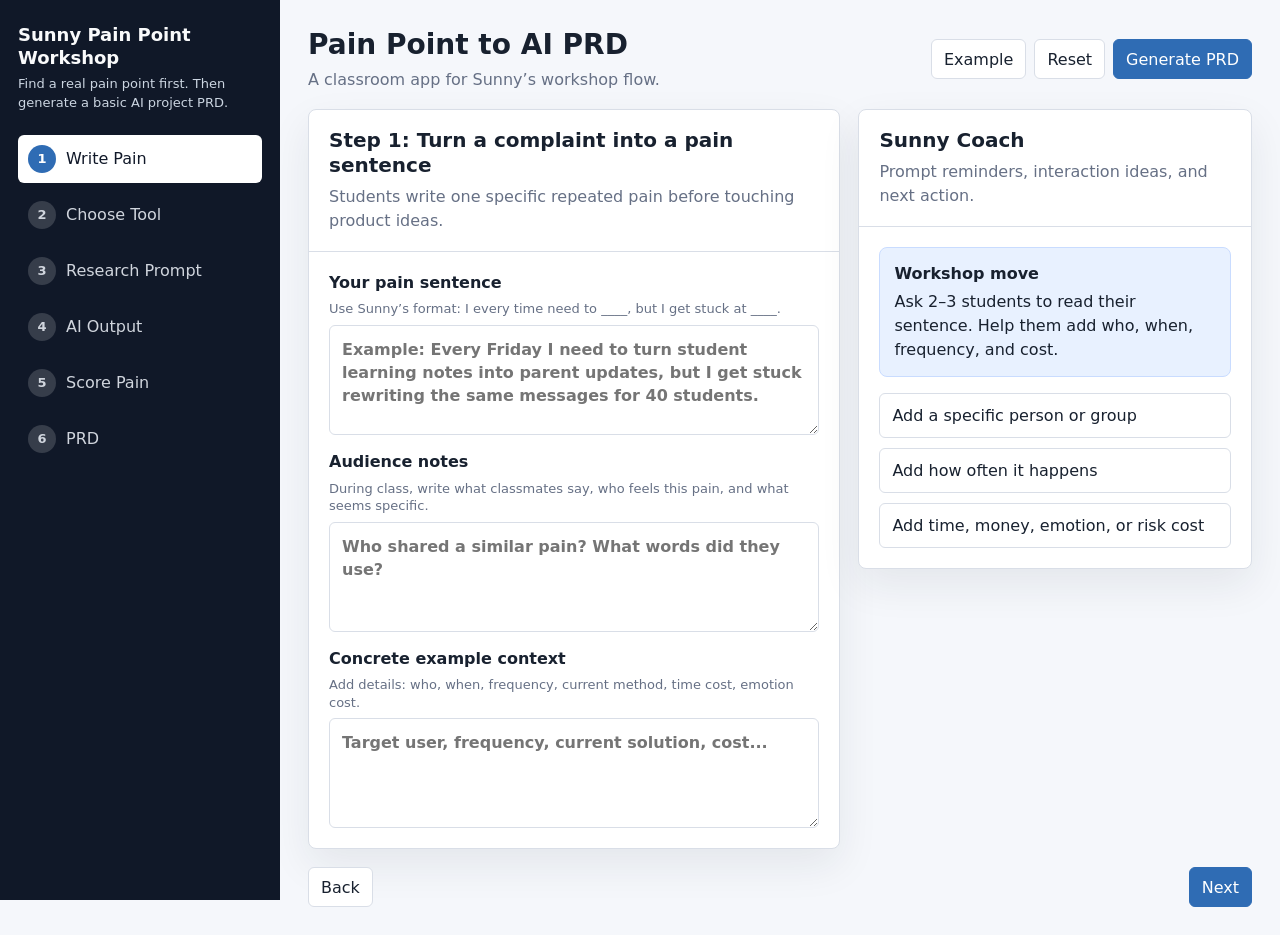
<file: index.html>
<!doctype html>
<html lang="en">
<head>
  <meta charset="utf-8" />
  <meta name="viewport" content="width=device-width, initial-scale=1" />
  <title>Sunny Pain Point to PRD Workshop</title>
  <style>
    :root {
      --ink: #18212f;
      --muted: #667085;
      --line: #d9dee7;
      --panel: #ffffff;
      --wash: #f5f7fb;
      --blue: #2f6cb4;
      --green: #157f5f;
      --amber: #b76e00;
      --red: #bd3b3b;
      --teal: #dff5ef;
      --sky: #e8f1ff;
      --sun: #fff0d2;
      --rose: #ffe8e8;
      --shadow: 0 16px 40px rgba(24, 33, 47, 0.08);
      font-family: Inter, ui-sans-serif, system-ui, -apple-system, BlinkMacSystemFont, "Segoe UI", sans-serif;
    }

    * { box-sizing: border-box; }
    body {
      margin: 0;
      color: var(--ink);
      background: var(--wash);
    }

    button, input, textarea, select {
      font: inherit;
    }

    .app {
      min-height: 100vh;
      display: grid;
      grid-template-columns: 280px minmax(0, 1fr);
    }

    aside {
      background: #101828;
      color: #f9fafb;
      padding: 24px 18px;
      position: sticky;
      top: 0;
      height: 100vh;
      overflow: auto;
    }

    .brand {
      display: grid;
      gap: 6px;
      margin-bottom: 22px;
    }

    .brand strong {
      font-size: 18px;
      line-height: 1.25;
    }

    .brand span {
      color: #cbd5e1;
      font-size: 13px;
      line-height: 1.45;
    }

    .steps {
      display: grid;
      gap: 8px;
    }

    .step-tab {
      width: 100%;
      border: 0;
      border-radius: 6px;
      background: transparent;
      color: #d0d5dd;
      display: grid;
      grid-template-columns: 28px 1fr;
      align-items: center;
      gap: 10px;
      padding: 10px;
      text-align: left;
      cursor: pointer;
    }

    .step-tab:hover { background: rgba(255,255,255,0.08); }
    .step-tab.active {
      background: #ffffff;
      color: #101828;
    }

    .step-index {
      width: 28px;
      height: 28px;
      display: inline-grid;
      place-items: center;
      border-radius: 50%;
      background: rgba(255,255,255,0.16);
      font-weight: 700;
      font-size: 13px;
    }

    .step-tab.active .step-index {
      background: var(--blue);
      color: #fff;
    }

    main {
      min-width: 0;
      padding: 28px;
    }

    .topbar {
      display: flex;
      justify-content: space-between;
      align-items: center;
      gap: 14px;
      margin-bottom: 18px;
    }

    h1 {
      margin: 0;
      font-size: 28px;
      line-height: 1.2;
      letter-spacing: 0;
    }

    .subtitle {
      margin: 6px 0 0;
      color: var(--muted);
      line-height: 1.45;
    }

    .actions {
      display: flex;
      gap: 8px;
      flex-wrap: wrap;
      justify-content: flex-end;
    }

    .btn {
      border: 1px solid var(--line);
      background: #fff;
      color: var(--ink);
      border-radius: 6px;
      min-height: 40px;
      padding: 0 12px;
      cursor: pointer;
      display: inline-flex;
      align-items: center;
      gap: 8px;
      white-space: nowrap;
    }

    .btn:hover { border-color: #98a2b3; }
    .btn.primary {
      background: var(--blue);
      border-color: var(--blue);
      color: #fff;
    }

    .btn.good {
      background: var(--green);
      border-color: var(--green);
      color: #fff;
    }

    .grid {
      display: grid;
      grid-template-columns: minmax(0, 1.15fr) minmax(300px, 0.85fr);
      gap: 18px;
      align-items: start;
    }

    .panel {
      background: var(--panel);
      border: 1px solid var(--line);
      border-radius: 8px;
      box-shadow: var(--shadow);
    }

    .panel-header {
      border-bottom: 1px solid var(--line);
      padding: 18px 20px;
    }

    .panel-header h2 {
      margin: 0;
      font-size: 20px;
      line-height: 1.25;
    }

    .panel-header p {
      margin: 7px 0 0;
      color: var(--muted);
      line-height: 1.5;
    }

    .panel-body {
      padding: 20px;
      display: grid;
      gap: 16px;
    }

    label {
      display: grid;
      gap: 7px;
      font-weight: 700;
      line-height: 1.35;
    }

    label span {
      color: var(--muted);
      font-weight: 500;
      font-size: 13px;
    }

    textarea, input, select {
      width: 100%;
      border: 1px solid var(--line);
      border-radius: 6px;
      padding: 12px;
      color: var(--ink);
      background: #fff;
      line-height: 1.45;
    }

    textarea {
      min-height: 110px;
      resize: vertical;
    }

    textarea.big { min-height: 260px; }
    textarea.prd { min-height: 520px; font-family: ui-monospace, SFMono-Regular, Menlo, Consolas, monospace; font-size: 13px; }

    .two {
      display: grid;
      grid-template-columns: repeat(2, minmax(0, 1fr));
      gap: 12px;
    }

    .callout {
      border-radius: 8px;
      padding: 14px;
      line-height: 1.5;
      border: 1px solid transparent;
    }

    .callout strong {
      display: block;
      margin-bottom: 4px;
    }

    .callout.sky { background: var(--sky); border-color: #c9dcff; }
    .callout.teal { background: var(--teal); border-color: #bce9dc; }
    .callout.sun { background: var(--sun); border-color: #ffd999; }
    .callout.rose { background: var(--rose); border-color: #ffc9c9; }

    .helper-list {
      display: grid;
      gap: 10px;
      margin: 0;
      padding: 0;
      list-style: none;
    }

    .helper-list li {
      border: 1px solid var(--line);
      border-radius: 6px;
      padding: 10px 12px;
      background: #fff;
      line-height: 1.45;
    }

    .checks {
      display: grid;
      gap: 10px;
    }

    .check-row {
      display: grid;
      grid-template-columns: 1fr 84px;
      gap: 10px;
      align-items: center;
      padding: 10px 0;
      border-bottom: 1px solid #eef1f5;
    }

    .check-row:last-child { border-bottom: 0; }

    .score {
      font-weight: 800;
      font-size: 34px;
      line-height: 1;
    }

    .score.good { color: var(--green); }
    .score.warn { color: var(--amber); }
    .score.bad { color: var(--red); }

    .status {
      border-radius: 999px;
      padding: 4px 10px;
      font-size: 12px;
      font-weight: 800;
      width: fit-content;
    }

    .status.good { background: var(--teal); color: #07513c; }
    .status.warn { background: var(--sun); color: #7a4b00; }
    .status.bad { background: var(--rose); color: #8a2424; }

    .footer-nav {
      margin-top: 18px;
      display: flex;
      justify-content: space-between;
      gap: 12px;
    }

    .hidden { display: none; }

    @media (max-width: 980px) {
      .app { grid-template-columns: 1fr; }
      aside {
        position: static;
        height: auto;
      }
      .steps {
        grid-template-columns: repeat(2, minmax(0, 1fr));
      }
      .grid {
        grid-template-columns: 1fr;
      }
      .topbar {
        align-items: flex-start;
        flex-direction: column;
      }
      .actions { justify-content: flex-start; }
    }

    @media (max-width: 620px) {
      main { padding: 18px; }
      .steps { grid-template-columns: 1fr; }
      .two { grid-template-columns: 1fr; }
      h1 { font-size: 24px; }
    }
  </style>
</head>
<body>
  <div class="app">
    <aside>
      <div class="brand">
        <strong>Sunny Pain Point Workshop</strong>
        <span>Find a real pain point first. Then generate a basic AI project PRD.</span>
      </div>
      <nav class="steps" id="stepTabs" aria-label="Workshop steps"></nav>
    </aside>

    <main>
      <div class="topbar">
        <div>
          <h1 id="pageTitle">Pain Point to AI PRD</h1>
          <p class="subtitle" id="pageSubtitle">A classroom app for Sunny’s workshop flow.</p>
        </div>
        <div class="actions">
          <button class="btn" id="loadExampleBtn" type="button" title="Fill the補習班 example">Example</button>
          <button class="btn" id="clearBtn" type="button" title="Clear all saved answers">Reset</button>
          <button class="btn primary" id="generateTopBtn" type="button" title="Generate PRD">Generate PRD</button>
        </div>
      </div>

      <section class="grid">
        <div class="panel">
          <div class="panel-header">
            <h2 id="stepTitle"></h2>
            <p id="stepIntro"></p>
          </div>
          <div class="panel-body" id="stepContent"></div>
        </div>

        <div class="panel">
          <div class="panel-header">
            <h2>Sunny Coach</h2>
            <p>Prompt reminders, interaction ideas, and next action.</p>
          </div>
          <div class="panel-body" id="coachPanel"></div>
        </div>
      </section>

      <div class="footer-nav">
        <button class="btn" id="prevBtn" type="button">Back</button>
        <button class="btn primary" id="nextBtn" type="button">Next</button>
      </div>
    </main>
  </div>

  <script>
    const STORAGE_KEY = "sunnyPainPrdWorkshop.v1";

    const defaultState = {
      step: 0,
      painSentence: "",
      audienceNotes: "",
      exampleContext: "",
      selectedTool: "ChatGPT Deep Research",
      firstPrompt: "",
      aiResearch: "",
      followupPrompt: "",
      painTable: "",
      scores: {
        userSpecificity: 3,
        frequency: 3,
        painIntensity: 3,
        currentDissatisfaction: 3,
        evidenceCredibility: 3
      },
      prd: ""
    };

    const steps = [
      {
        label: "Write Pain",
        title: "Step 1: Turn a complaint into a pain sentence",
        intro: "Students write one specific repeated pain before touching product ideas."
      },
      {
        label: "Choose Tool",
        title: "Step 2: Choose the right AI research tool",
        intro: "Pick the tool based on whether the input is a vague topic, long private text, or external research."
      },
      {
        label: "Research Prompt",
        title: "Step 3: Build and check the Deep Research prompt",
        intro: "The prompt must ask for pain evidence, not app ideas, MVPs, or business models."
      },
      {
        label: "AI Output",
        title: "Step 4: Paste AI research and ask follow-up",
        intro: "Use AI output as a map. Then push it to become concrete and useful."
      },
      {
        label: "Score Pain",
        title: "Step 5: Pain Quality Score",
        intro: "Score the pain before deciding whether it deserves more research."
      },
      {
        label: "PRD",
        title: "Step 6: Generate basic AI project PRD",
        intro: "The PRD is a first draft for learning and discussion, not a full business plan."
      }
    ];

    let state = loadState();

    function loadState() {
      try {
        const saved = JSON.parse(localStorage.getItem(STORAGE_KEY));
        return { ...structuredClone(defaultState), ...saved, scores: { ...defaultState.scores, ...(saved?.scores || {}) } };
      } catch {
        return structuredClone(defaultState);
      }
    }

    function saveState() {
      localStorage.setItem(STORAGE_KEY, JSON.stringify(state));
    }

    function el(tag, attrs = {}, children = []) {
      const node = document.createElement(tag);
      Object.entries(attrs).forEach(([key, value]) => {
        if (key === "class") node.className = value;
        else if (key === "text") node.textContent = value;
        else if (key.startsWith("on")) node.addEventListener(key.slice(2), value);
        else node.setAttribute(key, value);
      });
      children.forEach(child => node.append(child));
      return node;
    }

    function field(label, key, options = {}) {
      const input = el(options.type === "input" ? "input" : "textarea", {
        value: state[key] || "",
        placeholder: options.placeholder || "",
        class: options.big ? "big" : "",
        oninput: event => {
          state[key] = event.target.value;
          if (key === "painSentence" && !state.firstPrompt.trim()) {
            state.firstPrompt = buildResearchPrompt();
          }
          saveState();
          renderCoach();
        }
      });
      return el("label", {}, [
        document.createTextNode(label),
        options.help ? el("span", { text: options.help }) : document.createTextNode(""),
        input
      ]);
    }

    function renderTabs() {
      const nav = document.getElementById("stepTabs");
      nav.innerHTML = "";
      steps.forEach((step, index) => {
        const tab = el("button", {
          class: `step-tab ${index === state.step ? "active" : ""}`,
          type: "button",
          onclick: () => {
            state.step = index;
            saveState();
            render();
          }
        }, [
          el("span", { class: "step-index", text: String(index + 1) }),
          el("span", { text: step.label })
        ]);
        nav.append(tab);
      });
    }

    function render() {
      const current = steps[state.step];
      document.getElementById("stepTitle").textContent = current.title;
      document.getElementById("stepIntro").textContent = current.intro;
      document.getElementById("prevBtn").disabled = state.step === 0;
      document.getElementById("nextBtn").textContent = state.step === steps.length - 1 ? "Stay Here" : "Next";
      renderTabs();
      renderStep();
      renderCoach();
    }

    function renderStep() {
      const root = document.getElementById("stepContent");
      root.innerHTML = "";

      if (state.step === 0) {
        root.append(
          field("Your pain sentence", "painSentence", {
            help: "Use Sunny’s format: I every time need to ____, but I get stuck at ____.",
            placeholder: "Example: Every Friday I need to turn student learning notes into parent updates, but I get stuck rewriting the same messages for 40 students."
          }),
          field("Audience notes", "audienceNotes", {
            help: "During class, write what classmates say, who feels this pain, and what seems specific.",
            placeholder: "Who shared a similar pain? What words did they use?"
          }),
          field("Concrete example context", "exampleContext", {
            help: "Add details: who, when, frequency, current method, time cost, emotion cost.",
            placeholder: "Target user, frequency, current solution, cost..."
          })
        );
      }

      if (state.step === 1) {
        const select = el("select", {
          onchange: event => {
            state.selectedTool = event.target.value;
            saveState();
            renderCoach();
          }
        }, [
          option("ChatGPT Deep Research"),
          option("Claude"),
          option("Perplexity / Gemini Deep Research")
        ]);
        select.value = state.selectedTool;
        root.append(
          el("label", {}, [document.createTextNode("Selected tool"), el("span", { text: "Sunny recommends ChatGPT Deep Research for a vague pain topic." }), select]),
          callout("ChatGPT Deep Research", "Use when students start with a rough pain sentence and need public evidence, user groups, current solutions, and next interview questions.", "sky"),
          callout("Claude", "Use when students already have long private text: interviews, Line messages, survey responses, class notes, or customer service logs.", "teal"),
          callout("Perplexity / Gemini Deep Research", "Use when students need quick external sources, industry articles, search trends, or competitor clues.", "sun")
        );
      }

      if (state.step === 2) {
        if (!state.firstPrompt.trim()) state.firstPrompt = buildResearchPrompt();
        root.append(
          el("div", { class: "actions" }, [
            el("button", { class: "btn", type: "button", onclick: () => { state.firstPrompt = buildResearchPrompt(); saveState(); render(); } }, [document.createTextNode("Fill Sunny Prompt")]),
            el("button", { class: "btn", type: "button", onclick: copyFirstPrompt }, [document.createTextNode("Copy Prompt")])
          ]),
          field("Deep Research prompt", "firstPrompt", {
            big: true,
            help: "Students can edit this. The app will remind them if it asks for the wrong thing."
          })
        );
      }

      if (state.step === 3) {
        root.append(
          field("Paste AI research output", "aiResearch", {
            big: true,
            help: "Paste the report from ChatGPT Deep Research, or summarize the important parts."
          }),
          el("div", { class: "actions" }, [
            el("button", { class: "btn", type: "button", onclick: () => { state.followupPrompt = buildFollowupPrompt(); saveState(); render(); } }, [document.createTextNode("Fill Follow-up Prompt")]),
            el("button", { class: "btn", type: "button", onclick: copyFollowupPrompt }, [document.createTextNode("Copy Follow-up")])
          ]),
          field("Follow-up prompt", "followupPrompt", {
            help: "Use this to force the AI to organize the report into a pain judgment table.",
            placeholder: buildFollowupPrompt()
          }),
          field("Pain judgment table or notes", "painTable", {
            big: true,
            help: "Paste the AI’s table or write your own interpretation."
          })
        );
      }

      if (state.step === 4) {
        root.append(
          scoreRow("User group specificity", "userSpecificity", "Can you clearly name the group that has this pain?"),
          scoreRow("Frequency", "frequency", "Does it happen repeatedly enough to matter?"),
          scoreRow("Pain intensity", "painIntensity", "Is there meaningful time, money, emotion, or risk cost?"),
          scoreRow("Current solution dissatisfaction", "currentDissatisfaction", "Are current methods still annoying, expensive, unreliable, or manual?"),
          scoreRow("Evidence credibility", "evidenceCredibility", "Do multiple sources support it, not just your own feeling?")
        );
      }

      if (state.step === 5) {
        root.append(
          el("div", { class: "actions" }, [
            el("button", { class: "btn primary", type: "button", onclick: generatePrd }, [document.createTextNode("Generate PRD")]),
            el("button", { class: "btn", type: "button", onclick: copyPrd }, [document.createTextNode("Copy PRD")]),
            el("button", { class: "btn good", type: "button", onclick: downloadPrd }, [document.createTextNode("Save .md")])
          ]),
          el("label", {}, [
            document.createTextNode("Basic AI project PRD"),
            el("span", { text: "Generated from Sunny’s pain discovery steps. Students should still validate with real interviews." }),
            el("textarea", {
              class: "prd",
              value: state.prd || "",
              placeholder: "Click Generate PRD after completing the workshop steps.",
              oninput: event => {
                state.prd = event.target.value;
                saveState();
              }
            })
          ])
        );
      }
    }

    function option(text) {
      return el("option", { value: text, text });
    }

    function callout(title, text, tone) {
      return el("div", { class: `callout ${tone}` }, [
        el("strong", { text: title }),
        document.createTextNode(text)
      ]);
    }

    function scoreRow(title, key, help) {
      const select = el("select", {
        onchange: event => {
          state.scores[key] = Number(event.target.value);
          saveState();
          renderCoach();
        }
      }, [1,2,3,4,5].map(num => option(String(num))));
      select.value = String(state.scores[key]);
      return el("div", { class: "check-row" }, [
        el("div", {}, [
          el("strong", { text: title }),
          el("div", { class: "subtitle", text: help })
        ]),
        select
      ]);
    }

    function renderCoach() {
      const root = document.getElementById("coachPanel");
      root.innerHTML = "";

      if (state.step === 0) {
        root.append(
          callout("Workshop move", "Ask 2–3 students to read their sentence. Help them add who, when, frequency, and cost.", "sky"),
          checklist([
            hasSpecificWho(state.painSentence) ? "Has a user group signal" : "Add a specific person or group",
            hasFrequency(state.painSentence + " " + state.exampleContext) ? "Has frequency signal" : "Add how often it happens",
            hasCost(state.painSentence + " " + state.exampleContext) ? "Has cost signal" : "Add time, money, emotion, or risk cost"
          ])
        );
      }

      if (state.step === 1) {
        root.append(
          callout("Tool reminder", toolReminder(), "teal"),
          checklist([
            "Vague pain topic → ChatGPT Deep Research",
            "Long private text → Claude",
            "Need quick sources → Perplexity / Gemini"
          ])
        );
      }

      if (state.step === 2) {
        const report = analyzePrompt(state.firstPrompt);
        root.append(
          promptScore(report),
          checklist(report.messages)
        );
      }

      if (state.step === 3) {
        root.append(
          callout("Sunny check", "Do not read the whole AI report. Look for people, scenes, current solutions, evidence, and fake-pain warnings.", "sun"),
          checklist([
            state.aiResearch.length > 300 ? "AI research pasted" : "Paste more AI research detail",
            state.followupPrompt.trim() ? "Follow-up prompt ready" : "Use the follow-up prompt to make the report concrete",
            state.painTable.length > 120 ? "Pain table or notes captured" : "Add the pain judgment table or your own notes"
          ])
        );
      }

      if (state.step === 4) {
        const total = totalScore();
        root.append(
          el("div", { class: `score ${scoreClass(total)}`, text: String(total) }),
          el("div", { class: `status ${scoreClass(total)}`, text: scoreLabel(total) }),
          callout("Decision", scoreDecision(total), total >= 20 ? "teal" : total >= 15 ? "sun" : "rose")
        );
      }

      if (state.step === 5) {
        root.append(
          callout("PRD scope", "This PRD is a basic AI project brief based on pain discovery. It intentionally avoids pricing and business model.", "sky"),
          checklist([
            totalScore() >= 15 ? "Pain score is usable for a draft PRD" : "Pain score is low; mark the PRD as exploratory",
            state.painSentence.trim() ? "Pain sentence included" : "Missing pain sentence",
            state.painTable.trim() || state.aiResearch.trim() ? "Research notes included" : "Missing research notes"
          ])
        );
      }
    }

    function checklist(items) {
      return el("ul", { class: "helper-list" }, items.map(item => el("li", { text: item })));
    }

    function toolReminder() {
      if (state.selectedTool === "Claude") return "Use Claude when students bring their own interview notes, Line messages, or long documents.";
      if (state.selectedTool === "Perplexity / Gemini Deep Research") return "Use this when the class needs quick source trails, external articles, and market signals.";
      return "Good choice for the workshop demo: start from one pain sentence and ask for evidence.";
    }

    function hasSpecificWho(text) {
      return /(teacher|student|parent|manager|assistant|owner|sales|customer|老師|學生|家長|主管|助理|老闆|業務|客戶|行政|補習班)/i.test(text);
    }

    function hasFrequency(text) {
      return /(daily|weekly|monthly|every|每|每天|每週|每周|每月|常常|反覆|一次|兩次|小時|分鐘)/i.test(text);
    }

    function hasCost(text) {
      return /(hour|minute|money|cost|risk|stress|小時|分鐘|成本|花|錢|壓力|風險|麻煩|焦慮|怕|錯|漏)/i.test(text);
    }

    function analyzePrompt(prompt) {
      const messages = [];
      let score = 0;
      const p = prompt.toLowerCase();

      if (prompt.trim().length > 220) { score += 1; messages.push("Prompt has enough detail"); }
      else messages.push("Prompt is too short; add user, scene, frequency, current method, and evidence request");

      if (/不要|do not|don't|not/.test(p) && /(產品|product|商業模式|business model|mvp|app)/i.test(prompt)) {
        score += 1; messages.push("Good: blocks product / business model / MVP thinking");
      } else if (/(產品|product|商業模式|business model|mvp|app)/i.test(prompt)) {
        messages.push("Warning: this prompt may jump to product or business model too early");
      } else {
        messages.push("Add a clear rule: do not design product, MVP, app, or business model");
      }

      if (/(人群|user|segment|誰|group|具體)/i.test(prompt)) { score += 1; messages.push("Asks for specific user groups"); }
      else messages.push("Ask which specific user groups have this pain");

      if (/(頻率|frequency|多久|場景|scene|when)/i.test(prompt)) { score += 1; messages.push("Asks for scene and frequency"); }
      else messages.push("Ask when and how often this pain happens");

      if (/(現在|current|解決|solution|excel|line|方法)/i.test(prompt)) { score += 1; messages.push("Asks about current solutions"); }
      else messages.push("Ask how people solve it today");

      if (/(證據|evidence|source|來源|論壇|評論|report|趨勢)/i.test(prompt)) { score += 1; messages.push("Asks for evidence and sources"); }
      else messages.push("Ask for evidence: forums, reviews, reports, search trends");

      if (/(訪談|interview|問題|question)/i.test(prompt)) { score += 1; messages.push("Asks for next interview questions"); }
      else messages.push("Ask who to interview next and what to ask");

      return { score, messages };
    }

    function promptScore(report) {
      const className = report.score >= 6 ? "good" : report.score >= 4 ? "warn" : "bad";
      return el("div", { class: `callout ${className === "good" ? "teal" : className === "warn" ? "sun" : "rose"}` }, [
        el("strong", { text: `Prompt quality: ${report.score}/7` }),
        document.createTextNode(report.score >= 6 ? "This is ready for Deep Research." : "Improve the prompt before students run it.")
      ]);
    }

    function buildResearchPrompt() {
      const pain = state.painSentence.trim() || "小型補習班老師每週要整理學生學習狀況，寫成家長回報訊息，常花很多時間，也很難寫得具體、有溫度";
      const context = state.exampleContext.trim();
      return `我想研究一個可能的痛點：「${pain}」。${context ? `\n背景補充：${context}` : ""}

請不要幫我設計產品，也不要提出商業模式或 MVP。請只做痛點探索。

請回答：
1. 哪些具體人群最常遇到這個問題？請列 3–5 群。
2. 這個問題通常在什麼場景發生？頻率多高？
3. 他們現在怎麼解決？請列出常見方法與工具。
4. 現有解法有哪些不滿？請分成時間成本、金錢成本、情緒壓力、風險或品質問題。
5. 有哪些公開證據支持這個痛點？請找論壇、評論、社群討論、新聞、產業文章、工具評論、報告或搜尋趨勢。
6. 這個痛點背後真正的 Job-to-be-Done 是什麼？
7. 哪些可能是假痛點？也就是看起來很煩，但其實不夠頻繁、不夠痛、或已經被現有工具解決。
8. 如果我要做真人訪談，最應該訪談哪 5 種人？每種人給 3 個訪談問題。

最後請用 1–5 分評估：人群具體度、發生頻率、痛苦強度、現有解法不滿、證據可信度，並給總分。`;
    }

    function buildFollowupPrompt() {
      return "請把上面的研究整理成一張「痛點判斷表」。欄位包含：目標人群、發生場景、發生頻率、現在解法、主要不滿、可查證證據、我應該訪談誰、訪談第一題。請用非常具體的中文，不要寫抽象名詞。最後挑出最值得優先研究的 1 個人群，並說明為什麼不是其他人群。判斷標準只看痛點強度與證據，不看商業模式。";
    }

    function totalScore() {
      return Object.values(state.scores).reduce((sum, value) => sum + Number(value || 0), 0);
    }

    function scoreClass(total) {
      if (total >= 20) return "good";
      if (total >= 15) return "warn";
      return "bad";
    }

    function scoreLabel(total) {
      if (total >= 20) return "Worth interviewing";
      if (total >= 15) return "Narrow and research more";
      return "Probably a complaint";
    }

    function scoreDecision(total) {
      if (total >= 20) return "This pain is strong enough for real interviews. Keep the PRD as a learning draft and validate with humans.";
      if (total >= 15) return "Do not build yet. Narrow the target user or scene, then run research again.";
      return "Stop before product thinking. The pain is too vague or weak right now.";
    }

    function generatePrd() {
      const total = totalScore();
      const decision = scoreDecision(total);
      const today = new Date().toISOString().slice(0, 10);
      state.prd = `# Basic AI Project PRD

Generated: ${today}
Workshop: Sunny Pain Point Discovery

## 1. Project Working Title
${titleFromPain()}

## 2. Pain Point Statement
${state.painSentence || "[Fill in the pain sentence from Step 1]"}

## 3. Target User
Primary user group:
${extractTargetUser()}

Possible adjacent users:
- Decision maker
- Daily operator
- Person who receives the output

## 4. Evidence Summary
AI research notes:
${trimBlock(state.aiResearch) || "[Paste or summarize Deep Research evidence here]"}

Pain judgment table / notes:
${trimBlock(state.painTable) || "[Paste the pain judgment table here]"}

## 5. Pain Quality Score
- User group specificity: ${state.scores.userSpecificity}/5
- Frequency: ${state.scores.frequency}/5
- Pain intensity: ${state.scores.painIntensity}/5
- Current solution dissatisfaction: ${state.scores.currentDissatisfaction}/5
- Evidence credibility: ${state.scores.evidenceCredibility}/5
- Total: ${total}/25

Decision: ${decision}

## 6. Job-to-be-Done Hypothesis
When the target user needs to complete this recurring task, they want a way to reduce manual effort, avoid missing important details, and produce a result that feels accurate and useful.

## 7. AI Project Goal
Help the target user turn messy inputs into a structured, useful output with less manual work, while keeping the user in control of final judgment.

## 8. Non-Goals
- Do not define pricing yet.
- Do not define a full business model yet.
- Do not build a full MVP before validating the pain.
- Do not assume AI output is correct without human review.

## 9. First Useful Workflow
1. User provides raw notes, examples, or context.
2. AI identifies key facts, missing information, and risk points.
3. AI drafts a structured output.
4. User reviews, edits, and approves.
5. User records what was helpful or wrong for the next iteration.

## 10. Required Inputs
- Raw task content or notes
- Target audience / recipient
- Desired tone or format
- Examples of good output if available
- Things AI must avoid

## 11. Basic Output
- Structured draft
- Key points summary
- Missing information checklist
- Confidence / uncertainty notes
- Suggested human follow-up questions

## 12. Validation Plan
Interview 5 people from the highest-scoring user group.

Interview questions:
1. Tell me about the last time this happened.
2. How often does it happen?
3. What do you do today?
4. What part is most frustrating or risky?
5. What would make this meaningfully better?

Success signal:
At least 3 of 5 interviewees describe the same recurring pain and current workaround without being prompted.

## 13. Risks and Assumptions
- The pain may be too broad.
- Existing tools may already solve enough of the problem.
- Users may dislike AI-generated output unless they can edit it.
- Evidence from AI research may be incomplete or biased.

## 14. Next Step
Do not build yet. Run the interview plan first, then update this PRD with real user quotes and revised pain score.`;
      saveState();
      if (state.step !== 5) state.step = 5;
      render();
    }

    function titleFromPain() {
      const text = state.painSentence.trim();
      if (!text) return "[Working title]";
      if (/補習班|老師|家長/.test(text)) return "AI Parent Update Assistant";
      if (/客戶|業務|主管/.test(text)) return "AI Customer Follow-up Summary Assistant";
      return "AI Workflow Assistant for Validated Pain Point";
    }

    function extractTargetUser() {
      const text = `${state.painSentence} ${state.exampleContext} ${state.painTable}`;
      const matches = text.match(/.{0,8}(老師|家長|學生|行政|業務|主管|助理|老闆|客戶|補習班).{0,12}/g);
      return matches ? matches.slice(0, 3).join("\n") : "[Extract from research: who has this pain most often?]";
    }

    function trimBlock(text) {
      if (!text.trim()) return "";
      return text.trim().length > 1200 ? text.trim().slice(0, 1200) + "\n[Trimmed for PRD draft]" : text.trim();
    }

    async function copyText(text) {
      await navigator.clipboard.writeText(text);
    }

    function copyFirstPrompt() {
      copyText(state.firstPrompt || buildResearchPrompt());
    }

    function copyFollowupPrompt() {
      if (!state.followupPrompt.trim()) state.followupPrompt = buildFollowupPrompt();
      saveState();
      copyText(state.followupPrompt);
      render();
    }

    function copyPrd() {
      if (!state.prd.trim()) generatePrd();
      copyText(state.prd);
    }

    function downloadPrd() {
      if (!state.prd.trim()) generatePrd();
      const blob = new Blob([state.prd], { type: "text/markdown" });
      const url = URL.createObjectURL(blob);
      const a = document.createElement("a");
      a.href = url;
      a.download = "sunny-ai-project-prd.md";
      a.click();
      URL.revokeObjectURL(url);
    }

    function loadExample() {
      state = {
        ...state,
        painSentence: "小型補習班老師每週要整理學生學習狀況，寫成家長回報訊息，常花很多時間，也很難寫得具體、有溫度。",
        audienceNotes: "Possible users: 補習班老師、班導師、行政老師、補習班老闆。Question: who feels the pain most often?",
        exampleContext: "每位老師有 30–60 位學生。每週或每月需要回報。現在常用 Excel、Line、Google Sheet、紙本紀錄、複製貼上。主要成本是時間、品質壓力、家長溝通壓力、資料整理壓力。",
        selectedTool: "ChatGPT Deep Research"
      };
      state.firstPrompt = buildResearchPrompt();
      saveState();
      render();
    }

    document.getElementById("prevBtn").addEventListener("click", () => {
      if (state.step > 0) {
        state.step -= 1;
        saveState();
        render();
      }
    });

    document.getElementById("nextBtn").addEventListener("click", () => {
      if (state.step < steps.length - 1) {
        state.step += 1;
        saveState();
        render();
      }
    });

    document.getElementById("generateTopBtn").addEventListener("click", generatePrd);
    document.getElementById("loadExampleBtn").addEventListener("click", loadExample);
    document.getElementById("clearBtn").addEventListener("click", () => {
      if (confirm("Clear all workshop answers?")) {
        state = structuredClone(defaultState);
        localStorage.removeItem(STORAGE_KEY);
        render();
      }
    });

    render();
  </script>
</body>
</html>
</file>
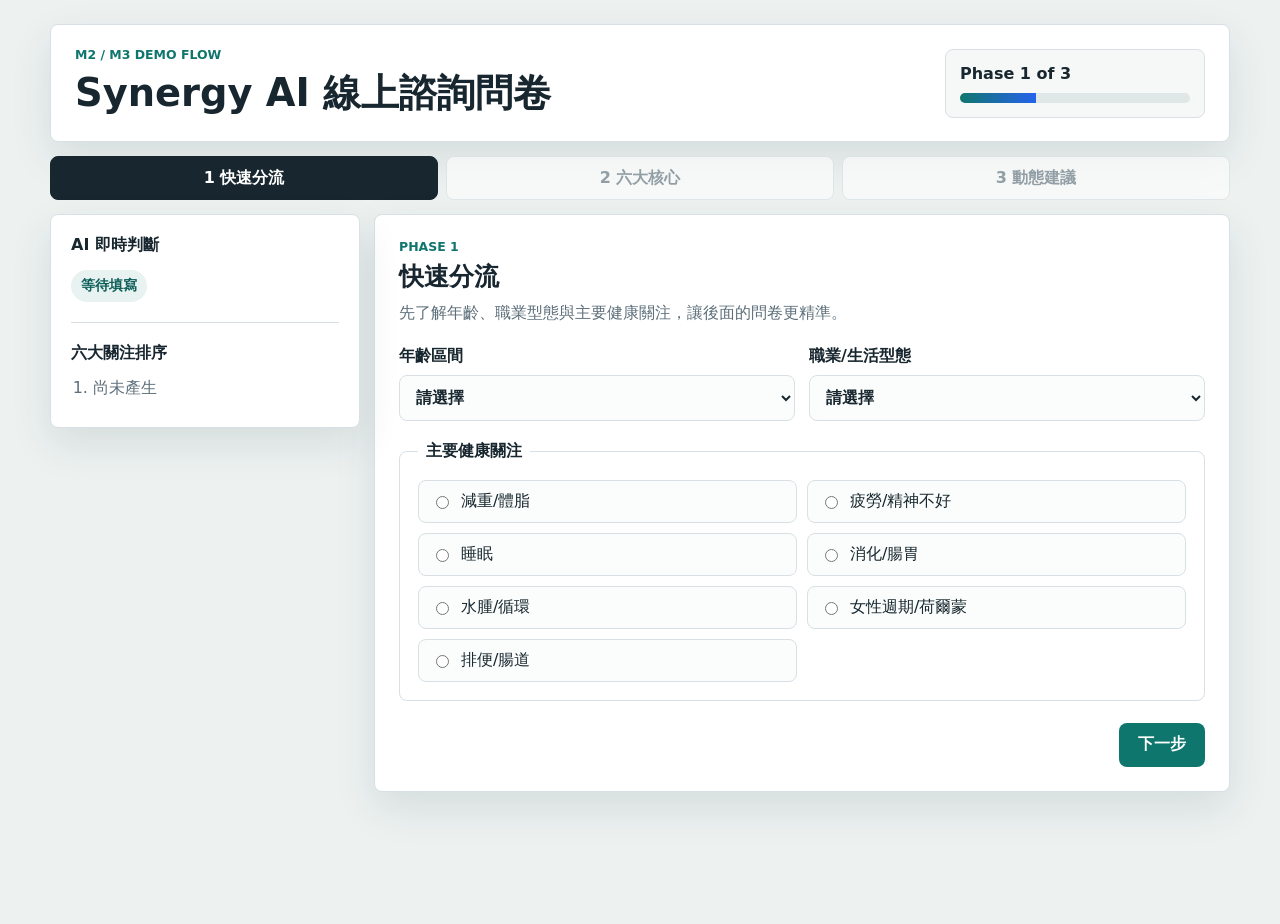
<file: synergy-ai-questionnaire-demo/index.html>
<!doctype html>
<html lang="zh-Hant">
  <head>
    <meta charset="UTF-8" />
    <meta name="viewport" content="width=device-width, initial-scale=1.0" />
    <title>Synergy AI 線上諮詢問卷 Demo</title>
    <link rel="stylesheet" href="styles.css" />
  </head>
  <body>
    <main class="app-shell">
      <section class="topbar" aria-label="Demo overview">
        <div>
          <p class="eyebrow">M2 / M3 Demo Flow</p>
          <h1>Synergy AI 線上諮詢問卷</h1>
        </div>
        <div class="status-card">
          <span id="completionLabel">Phase 1 of 3</span>
          <div class="progress-track" aria-hidden="true">
            <span id="progressBar"></span>
          </div>
        </div>
      </section>

      <nav class="phase-tabs" aria-label="Questionnaire phases">
        <button class="phase-tab active" data-phase="1" type="button">1 快速分流</button>
        <button class="phase-tab" data-phase="2" type="button" disabled>2 六大核心</button>
        <button class="phase-tab" data-phase="3" type="button" disabled>3 動態建議</button>
      </nav>

      <section class="workspace">
        <aside class="insight-panel">
          <h2>AI 即時判斷</h2>
          <div id="tagCloud" class="tag-cloud">
            <span>等待填寫</span>
          </div>
          <div class="divider"></div>
          <h3>六大關注排序</h3>
          <ol id="rankingList" class="ranking-list">
            <li>尚未產生</li>
          </ol>
        </aside>

        <section class="question-panel">
          <form id="questionnaireForm">
            <section class="phase-view active" data-view="1">
              <div class="section-heading">
                <p class="eyebrow">Phase 1</p>
                <h2>快速分流</h2>
                <p>先了解年齡、職業型態與主要健康關注，讓後面的問卷更精準。</p>
              </div>

              <div class="field-grid">
                <label class="field">
                  <span>年齡區間</span>
                  <select name="age" required>
                    <option value="">請選擇</option>
                    <option value="young">18-30</option>
                    <option value="adult">31-45</option>
                    <option value="mid">46-60</option>
                    <option value="senior">60+</option>
                  </select>
                </label>

                <label class="field">
                  <span>職業/生活型態</span>
                  <select name="occupation" required>
                    <option value="">請選擇</option>
                    <option value="sedentary">久坐辦公</option>
                    <option value="standing">久站服務</option>
                    <option value="shift">輪班/夜班</option>
                    <option value="pressure">高壓管理/業務</option>
                    <option value="care">家庭照護</option>
                    <option value="other">其他</option>
                  </select>
                </label>
              </div>

              <fieldset class="choice-group">
                <legend>主要健康關注</legend>
                <div class="choice-grid">
                  <label><input type="radio" name="primaryConcern" value="weight" required />減重/體脂</label>
                  <label><input type="radio" name="primaryConcern" value="energy" />疲勞/精神不好</label>
                  <label><input type="radio" name="primaryConcern" value="sleep" />睡眠</label>
                  <label><input type="radio" name="primaryConcern" value="digestion" />消化/腸胃</label>
                  <label><input type="radio" name="primaryConcern" value="edema" />水腫/循環</label>
                  <label><input type="radio" name="primaryConcern" value="cycle" />女性週期/荷爾蒙</label>
                  <label><input type="radio" name="primaryConcern" value="bowel" />排便/腸道</label>
                </div>
              </fieldset>

              <div class="actions">
                <button class="primary-action" type="button" data-next="2">下一步</button>
              </div>
            </section>

            <section class="phase-view" data-view="2">
              <div class="section-heading">
                <p class="eyebrow">Phase 2</p>
                <h2>六大核心問題</h2>
                <p>依附錄建議順序：壓力 → 睡眠 → 消化 → 手腳冰冷 → 水腫 → 排便。</p>
              </div>

              <div id="coreQuestions" class="core-questions"></div>

              <div class="actions">
                <button class="secondary-action" type="button" data-prev="1">返回</button>
                <button class="primary-action" type="button" data-next="3">產生動態追問</button>
              </div>
            </section>

            <section class="phase-view" data-view="3">
              <div class="section-heading">
                <p class="eyebrow">Phase 3</p>
                <h2>動態追問與樣品建議</h2>
                <p>Demo 會根據前兩階段答案，只顯示最相關的追問與 SKU 樣品建議。</p>
              </div>

              <div id="followUpArea" class="follow-up-area"></div>

              <div class="recommendation-band">
                <div>
                  <p class="eyebrow">AI Recommendation Preview</p>
                  <h3>樣品/SKU 建議</h3>
                </div>
                <div id="skuCards" class="sku-cards"></div>
              </div>

              <div class="summary-box">
                <h3>給團隊長檢視</h3>
                <p id="leaderSummary">完成問卷後，這裡會整理答案摘要、推薦理由與可人工調整的方向。</p>
              </div>

              <div class="actions">
                <button class="secondary-action" type="button" data-prev="2">返回</button>
                <button class="primary-action" type="button" id="refreshRecommendations">重新整理建議</button>
              </div>
            </section>
          </form>
        </section>
      </section>
    </main>

    <script src="app.js"></script>
  </body>
</html>
</file>
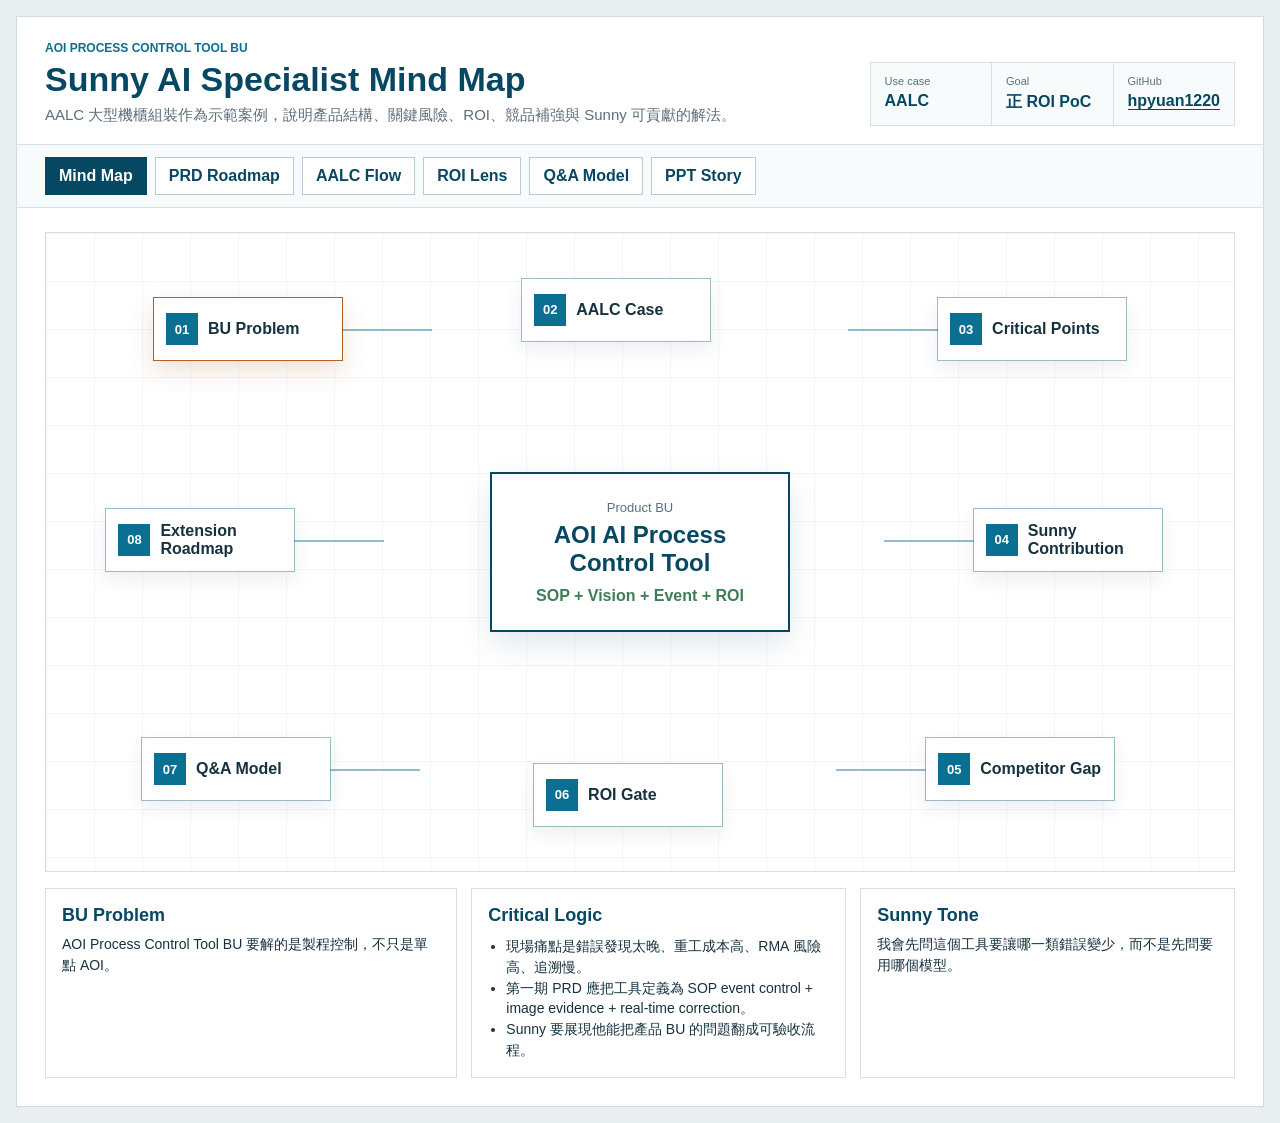
<file: sunny_aoi_process_control_mindmap.html>
<!doctype html>
<html lang="zh-Hant">
  <head>
    <meta charset="UTF-8" />
    <meta name="viewport" content="width=device-width, initial-scale=1.0" />
    <title>Sunny AOI Process Control Mind Map</title>
    <style>
:root {
  --ink: #16323f;
  --muted: #5d6f78;
  --line: #d5e1e6;
  --soft: #f4f8fa;
  --blue: #0b6f91;
  --blue-dark: #064762;
  --green: #3f7d58;
  --orange: #b45f20;
  --red: #a33d36;
  --white: #ffffff;
}

* {
  box-sizing: border-box;
}

body {
  margin: 0;
  min-height: 100vh;
  background: #e9eef1;
  color: var(--ink);
  font-family: Arial, "Microsoft JhengHei", sans-serif;
  letter-spacing: 0;
}

button,
input {
  font: inherit;
}

.workspace {
  width: min(1480px, calc(100vw - 32px));
  margin: 16px auto;
  min-height: calc(100vh - 32px);
  background: var(--white);
  border: 1px solid #cfdbe0;
  display: grid;
  grid-template-rows: auto auto 1fr;
}

.topbar {
  display: flex;
  align-items: flex-end;
  justify-content: space-between;
  gap: 24px;
  padding: 24px 28px 18px;
  border-bottom: 1px solid var(--line);
}

.eyebrow {
  margin: 0 0 6px;
  color: var(--blue);
  font-size: 12px;
  font-weight: 700;
  text-transform: uppercase;
}

h1,
h2,
h3,
p {
  margin-top: 0;
}

h1 {
  margin-bottom: 6px;
  color: var(--blue-dark);
  font-size: 34px;
  line-height: 1.08;
}

.subtitle {
  max-width: 900px;
  margin: 0;
  color: var(--muted);
  font-size: 15px;
  line-height: 1.5;
}

.signal-strip {
  display: grid;
  grid-template-columns: repeat(3, minmax(90px, 1fr));
  gap: 1px;
  border: 1px solid var(--line);
  background: var(--line);
  min-width: 360px;
}

.signal-strip div {
  background: #f8fbfc;
  padding: 12px 14px;
}

.signal-strip span {
  display: block;
  color: var(--muted);
  font-size: 11px;
  margin-bottom: 5px;
}

.signal-strip strong {
  color: var(--blue-dark);
  font-size: 16px;
}

.signal-strip a {
  color: inherit;
  text-decoration: none;
  border-bottom: 1px solid currentColor;
}

.signal-strip a:hover {
  color: var(--orange);
}

.control-row {
  display: flex;
  flex-wrap: wrap;
  gap: 8px;
  padding: 12px 28px;
  border-bottom: 1px solid var(--line);
  background: #f8fbfc;
}

.tab {
  border: 1px solid #b8cbd3;
  background: #fff;
  color: var(--blue-dark);
  padding: 8px 13px;
  min-height: 38px;
  cursor: pointer;
  font-weight: 700;
}

.tab.active {
  background: var(--blue-dark);
  color: #fff;
  border-color: var(--blue-dark);
}

.canvas-view {
  display: none;
  padding: 24px 28px 28px;
}

.canvas-view.active {
  display: block;
}

.section-head {
  margin-bottom: 20px;
}

.section-head h2 {
  margin: 0;
  color: var(--blue-dark);
  font-size: 28px;
}

.map-shell {
  position: relative;
  min-height: 640px;
  border: 1px solid var(--line);
  background:
    linear-gradient(90deg, rgba(11, 111, 145, 0.06) 1px, transparent 1px),
    linear-gradient(rgba(11, 111, 145, 0.06) 1px, transparent 1px);
  background-size: 48px 48px;
}

.map-center {
  position: absolute;
  left: 50%;
  top: 50%;
  width: 300px;
  min-height: 160px;
  transform: translate(-50%, -50%);
  border: 2px solid var(--blue-dark);
  background: #fff;
  display: grid;
  place-content: center;
  text-align: center;
  padding: 24px;
  box-shadow: 0 12px 28px rgba(6, 71, 98, 0.12);
}

.map-center p {
  color: var(--muted);
  margin-bottom: 6px;
  font-size: 13px;
}

.map-center h2 {
  margin-bottom: 10px;
  color: var(--blue-dark);
  font-size: 24px;
}

.map-center span {
  color: var(--green);
  font-weight: 700;
}

.node {
  position: absolute;
  width: 190px;
  min-height: 64px;
  border: 1px solid #9db9c5;
  background: #fff;
  color: var(--ink);
  cursor: pointer;
  display: flex;
  align-items: center;
  gap: 10px;
  padding: 12px;
  text-align: left;
  font-weight: 700;
  box-shadow: 0 8px 18px rgba(22, 50, 63, 0.08);
}

.node::after {
  content: "";
  position: absolute;
  border-top: 2px solid rgba(11, 111, 145, 0.45);
  width: 90px;
  top: 50%;
}

.node span {
  display: grid;
  place-items: center;
  width: 32px;
  height: 32px;
  flex: 0 0 auto;
  background: var(--blue);
  color: #fff;
  font-size: 13px;
}

.node.active,
.node:hover {
  border-color: var(--orange);
  box-shadow: 0 10px 24px rgba(180, 95, 32, 0.18);
}

.n1 { left: 9%; top: 10%; }
.n2 { left: 40%; top: 7%; }
.n3 { right: 9%; top: 10%; }
.n4 { right: 6%; top: 43%; }
.n5 { right: 10%; bottom: 11%; }
.n6 { left: 41%; bottom: 7%; }
.n7 { left: 8%; bottom: 11%; }
.n8 { left: 5%; top: 43%; }

.n1::after,
.n7::after,
.n8::after { right: -90px; }
.n3::after,
.n4::after,
.n5::after { left: -90px; }
.n2::after,
.n6::after { display: none; }

.insight-panel {
  margin-top: 16px;
  display: grid;
  grid-template-columns: 1.1fr 1fr 1fr;
  gap: 14px;
}

.detail-block,
.roadmap article,
.roi-formula,
.score-model,
.qa-card,
.qa-side,
.pitch-grid article {
  border: 1px solid var(--line);
  background: #fff;
}

.detail-block {
  padding: 16px;
  min-height: 160px;
}

.detail-block h3 {
  color: var(--blue-dark);
  margin-bottom: 8px;
  font-size: 18px;
}

.detail-block p,
.detail-block li {
  color: var(--ink);
  font-size: 14px;
  line-height: 1.48;
}

.detail-block ul {
  margin: 10px 0 0;
  padding-left: 18px;
}

.roadmap {
  display: grid;
  grid-template-columns: repeat(4, 1fr);
  gap: 14px;
}

.roadmap article {
  padding: 18px;
  border-top: 5px solid var(--blue);
}

.roadmap small {
  color: var(--orange);
  font-weight: 700;
}

.roadmap h3,
.roi-formula h3,
.score-model h3,
.qa-card h3,
.qa-side h3,
.pitch-grid h3 {
  margin: 6px 0 8px;
  color: var(--blue-dark);
}

.roadmap p,
.roadmap li,
.roi-formula p,
.qa-card p,
.qa-card li,
.qa-side p,
.pitch-grid p {
  color: var(--ink);
  font-size: 14px;
  line-height: 1.5;
}

.roadmap ul {
  margin: 10px 0 0;
  padding-left: 18px;
}

.flow-layout {
  display: grid;
  grid-template-columns: minmax(320px, 42%) 1fr;
  gap: 18px;
  align-items: start;
}

.case-shot {
  width: 100%;
  border: 1px solid var(--line);
  object-fit: cover;
  aspect-ratio: 16 / 10;
}

.flow-list {
  display: grid;
  grid-template-columns: repeat(3, 1fr);
  gap: 10px;
}

.flow-step {
  min-height: 132px;
  border: 1px solid var(--line);
  border-left: 5px solid var(--blue);
  padding: 12px;
  background: #fff;
}

.flow-step strong {
  color: var(--blue-dark);
}

.flow-step p {
  margin: 8px 0 0;
  color: var(--muted);
  font-size: 13px;
  line-height: 1.45;
}

.roi-grid {
  display: grid;
  grid-template-columns: 0.95fr 1.25fr;
  gap: 16px;
}

.roi-formula,
.score-model {
  padding: 18px;
}

.score-row {
  display: grid;
  grid-template-columns: 180px 1fr 44px;
  gap: 10px;
  align-items: center;
  margin: 12px 0;
}

.bar {
  height: 12px;
  background: #e7eef1;
  position: relative;
}

.bar span {
  position: absolute;
  left: 0;
  top: 0;
  bottom: 0;
  background: var(--green);
}

.qa-layout {
  display: grid;
  grid-template-columns: 1fr 360px;
  gap: 16px;
}

.qa-list {
  display: grid;
  grid-template-columns: repeat(2, 1fr);
  gap: 12px;
}

.qa-card {
  padding: 15px;
  border-top: 4px solid var(--blue);
}

.qa-card .answer {
  margin-top: 10px;
  padding-top: 10px;
  border-top: 1px solid var(--line);
  color: var(--green);
  font-weight: 700;
}

.qa-side {
  padding: 14px;
  align-self: start;
}

.qa-side img {
  width: 100%;
  border: 1px solid var(--line);
  margin-bottom: 12px;
}

.pitch-grid {
  display: grid;
  grid-template-columns: repeat(3, 1fr);
  gap: 14px;
}

.pitch-grid article {
  padding: 18px;
  min-height: 170px;
}

.pitch-grid span {
  display: grid;
  place-items: center;
  width: 34px;
  height: 34px;
  background: var(--blue-dark);
  color: #fff;
  font-weight: 700;
  margin-bottom: 12px;
}

@media (max-width: 980px) {
  .topbar,
  .flow-layout,
  .roi-grid,
  .qa-layout {
    grid-template-columns: 1fr;
    display: grid;
  }

  .signal-strip {
    min-width: 0;
    width: 100%;
  }

  .roadmap,
  .flow-list,
  .qa-list,
  .pitch-grid,
  .insight-panel {
    grid-template-columns: 1fr;
  }

  .map-shell {
    min-height: auto;
    display: grid;
    gap: 10px;
    padding: 12px;
  }

  .map-center,
  .node {
    position: static;
    transform: none;
    width: 100%;
  }

  .node::after {
    display: none;
  }
}

    .placeholder,.agent-placeholder{display:grid;place-items:center;text-align:center;gap:8px;min-height:260px;background:#f4f8fa;border:1px solid #d5e1e6;color:#064762;padding:24px}.placeholder span,.agent-placeholder span{display:block;color:#5d6f78;font-size:14px}.agent-placeholder{min-height:180px;margin-bottom:12px}
    </style>
  </head>
  <body>
    <main class="workspace">
      <section class="topbar" aria-label="project context">
        <div>
          <p class="eyebrow">AOI Process Control Tool BU</p>
          <h1>Sunny AI Specialist Mind Map</h1>
          <p class="subtitle">AALC 大型機櫃組裝作為示範案例，說明產品結構、關鍵風險、ROI、競品補強與 Sunny 可貢獻的解法。</p>
        </div>
        <div class="signal-strip" aria-label="business signals">
          <div><span>Use case</span><strong>AALC</strong></div>
          <div><span>Goal</span><strong>正 ROI PoC</strong></div>
          <div><span>GitHub</span><strong><a href="https://github.com/hpyuan1220" target="_blank" rel="noopener">hpyuan1220</a></strong></div>
        </div>
      </section>

      <section class="control-row" aria-label="view controls">
        <button class="tab active" data-view="map">Mind Map</button>
        <button class="tab" data-view="prd">PRD Roadmap</button>
        <button class="tab" data-view="flow">AALC Flow</button>
        <button class="tab" data-view="roi">ROI Lens</button>
        <button class="tab" data-view="qa">Q&A Model</button>
        <button class="tab" data-view="pitch">PPT Story</button>
      </section>

      <section class="canvas-view active" id="map">
        <div class="map-shell">
          <div class="map-center">
            <p>Product BU</p>
            <h2>AOI AI Process Control Tool</h2>
            <span>SOP + Vision + Event + ROI</span>
          </div>
          <button class="node n1" data-node="problem"><span>01</span>BU Problem</button>
          <button class="node n2" data-node="aalc"><span>02</span>AALC Case</button>
          <button class="node n3" data-node="critical"><span>03</span>Critical Points</button>
          <button class="node n4" data-node="sunny"><span>04</span>Sunny Contribution</button>
          <button class="node n5" data-node="competitor"><span>05</span>Competitor Gap</button>
          <button class="node n6" data-node="roi"><span>06</span>ROI Gate</button>
          <button class="node n7" data-node="qa"><span>07</span>Q&A Model</button>
          <button class="node n8" data-node="roadmap"><span>08</span>Extension Roadmap</button>
        </div>
        <aside class="insight-panel" id="nodePanel" aria-live="polite"></aside>
      </section>

      <section class="canvas-view" id="prd">
        <div class="section-head">
          <p class="eyebrow">Preliminary PRD extension</p>
          <h2>從第一期工具走向產品化路線圖</h2>
        </div>
        <div class="roadmap">
          <article>
            <small>Phase 1</small>
            <h3>SOP Event Control</h3>
            <p>把 AALC SOP 轉成 Obj / Action / Target / Station / Tolerance / Recovery 的事件規格。</p>
            <ul>
              <li>影像輸入與事件切段</li>
              <li>OD / AR / sequence check</li>
              <li>Shadow Run + HITL</li>
            </ul>
          </article>
          <article>
            <small>Phase 2</small>
            <h3>Traceability & Evidence</h3>
            <p>把 SN、工單、SOP、影像、AI 判斷、人工複核與 MES event 串成證據鏈。</p>
            <ul>
              <li>Evidence Registry</li>
              <li>SN-SOP 綁定</li>
              <li>RMA / audit replay</li>
            </ul>
          </article>
          <article>
            <small>Phase 3</small>
            <h3>ROI Decision Dashboard</h3>
            <p>將重工節省、cycle time、誤報成本、追溯時間與 payback period 變成主管決策語言。</p>
            <ul>
              <li>Baseline collector</li>
              <li>PoC scoring</li>
              <li>Scale-up gate</li>
            </ul>
          </article>
          <article>
            <small>Phase 4</small>
            <h3>Continuous Learning Platform</h3>
            <p>管理模型、資料、站點設定、漂移、retrain trigger 與 rollback。</p>
            <ul>
              <li>Model / dataset version</li>
              <li>Inspection configuration</li>
              <li>Multi-line rollout</li>
            </ul>
          </article>
        </div>
      </section>

      <section class="canvas-view" id="flow">
        <div class="section-head">
          <p class="eyebrow">AALC example</p>
          <h2>ACME 專案流程與關鍵判斷點</h2>
        </div>
        <div class="flow-layout">
          <div class="case-shot placeholder"><strong>AALC 大型機櫃組裝</strong><span>示範案例：高單價、複雜工序、重工/RMA 風險</span></div>
          <div class="flow-list" id="flowList"></div>
        </div>
      </section>

      <section class="canvas-view" id="roi">
        <div class="section-head">
          <p class="eyebrow">Positive ROI finder</p>
          <h2>第一個 PoC 不選最難，選最容易證明價值</h2>
        </div>
        <div class="roi-grid">
          <article class="roi-formula">
            <h3>ROI 基本式</h3>
            <p><strong>年度效益</strong> = 重工節省 + RMA 節省 + 人力節省 + 停線等待節省 + 追溯時間節省</p>
            <p><strong>年度成本</strong> = 硬體 + 軟體 + 導入 + 標註 + 維運 + retrain + 教育</p>
            <p><strong>ROI</strong> = (年度效益 - 年度成本) / 年度成本</p>
          </article>
          <article class="score-model">
            <h3>PoC Scoring Model</h3>
            <div id="roiScores"></div>
          </article>
        </div>
      </section>

      <section class="canvas-view" id="qa">
        <div class="section-head">
          <p class="eyebrow">Q&A decision model</p>
          <h2>每個關鍵點都要能被追問、被驗證、被解決</h2>
        </div>
        <div class="qa-layout">
          <div class="qa-list" id="qaList"></div>
          <aside class="qa-side">
            <div class="agent-placeholder"><strong>RD Copilot Evidence</strong><span>Multi-Agent + RAG + Evidence Registry + HITL</span></div>
            <h3>Sunny 的可轉移能力</h3>
            <p>RD Copilot 的問題拆解、Evidence Registry、Multi-Agent、HITL 和 MLOps 可以轉成 AOI process-control 的 Q&A 判斷模型。</p>
          </aside>
        </div>
      </section>

      <section class="canvas-view" id="pitch">
        <div class="section-head">
          <p class="eyebrow">PPT storyline</p>
          <h2>這個 web app 可以轉成 6 張 PPT</h2>
        </div>
        <div class="pitch-grid">
          <article><span>1</span><h3>BU Problem</h3><p>AOI BU 要解的是製程控制，不只是單張影像檢測。</p></article>
          <article><span>2</span><h3>AALC Example</h3><p>用大型機櫃組裝說明高單價、複雜工序、重工與 RMA 風險。</p></article>
          <article><span>3</span><h3>Critical Flow</h3><p>資料蒐集、SOP event、標註、測試、Judge、Deploy 是成敗節點。</p></article>
          <article><span>4</span><h3>Sunny Fit</h3><p>Sunny 能把 RD Copilot 能力轉成 AOI process-control tool 架構。</p></article>
          <article><span>5</span><h3>Competitor Gap</h3><p>用 Siemens、Cognex、LandingAI、Instrumental 對照 ACME 應補強項。</p></article>
          <article><span>6</span><h3>ROI Roadmap</h3><p>第一期先做高成本重工攔截，再擴到 traceability、dashboard、continuous learning。</p></article>
        </div>
      </section>
    </main>

    <script>
const nodeDetails = {
  problem: {
    title: "BU Problem",
    point: "AOI Process Control Tool BU 要解的是製程控制，不只是單點 AOI。",
    why: [
      "現場痛點是錯誤發現太晚、重工成本高、RMA 風險高、追溯慢。",
      "第一期 PRD 應把工具定義為 SOP event control + image evidence + real-time correction。",
      "Sunny 要展現他能把產品 BU 的問題翻成可驗收流程。"
    ],
    sunny: "我會先問這個工具要讓哪一類錯誤變少，而不是先問要用哪個模型。"
  },
  aalc: {
    title: "AALC Case",
    point: "AALC 大型機櫃組裝是示範案例，不是 Sunny 申請的 BU 本身。",
    why: [
      "它適合用來說明高單價、複雜工序、人工差異、遮擋與重工風險。",
      "案例可以對應 ACME 流程：資料蒐集、資料處理、標註、模型、SOP 測試、Judge、Deploy。",
      "PPT 要清楚說：AALC 是 example，真正目標是 AOI process control tool productization。"
    ],
    sunny: "我會用 AALC 來驗證這套工具邏輯，但我的貢獻是給整個 AOI process-control BU。"
  },
  critical: {
    title: "Critical Points",
    point: "最關鍵不是 deploy，而是 deploy 前的資料、SOP event、標註、測試與 Judge。",
    why: [
      "資料蒐集要覆蓋 operator、shift、normal、abnormal、rework、boundary case。",
      "SOP 要轉成 Obj / Action / Target / Condition / Tolerance / Recovery。",
      "Judge 要有 go/no-go：漏檢、誤報、延遲、事件上拋、現場接受度、ROI baseline。"
    ],
    sunny: "我會先把關鍵節點變成 checklist，否則 AI demo 成功也不代表產品能擴線。"
  },
  sunny: {
    title: "Sunny Contribution",
    point: "Sunny 的價值是 AI system architect，不是單純 CV model trainer。",
    why: [
      "RD Copilot 證明他能處理模糊需求、Evidence Registry、Multi-Agent、RAG、HITL。",
      "MLOps 經驗可以轉成 model version、dataset version、drift、retrain、rollback。",
      "PM / 製程背景讓他能把 AI 指標翻成重工、RMA、cycle time 與 ROI。"
    ],
    sunny: "我不會假裝自己什麼 CV 都會，但我能讓 CV 模型變成產線可用、可維運的工具。"
  },
  competitor: {
    title: "Competitor Gap",
    point: "競品已把部分能力產品化，ACME 可轉成自己的 roadmap。",
    why: [
      "Siemens：快速導入、少量 good samples、PLC/MES。",
      "Cognex：defect detection、assembly verification、OCR、on-device processing。",
      "LandingAI：Inspection Point、PLC workflow、continuous learning。",
      "Instrumental：SN traceability、image/video evidence、real-time manufacturing record。"
    ],
    sunny: "我會把競品當作產品成熟度參考，不是照抄，而是補 ACME 的方法論。"
  },
  roi: {
    title: "ROI Gate",
    point: "第一個 PoC 不選最難，選最可能快速正 ROI 的點。",
    why: [
      "正 ROI 條件：錯誤成本高、AI 看得到、現場能即時修正、資料容易收、導入阻力低。",
      "AALC 第一優先可選高單價關鍵組裝步驟的即時糾錯。",
      "ROI dashboard 要追重工節省、誤報成本、RMA 風險、追溯時間、payback period。"
    ],
    sunny: "我會把 ROI 當成選點工具，不是財務包裝。"
  },
  qa: {
    title: "Q&A Model",
    point: "每個 critical point 都要能回答為什麼重要、怎麼驗證、出問題怎麼修。",
    why: [
      "Q：資料夠嗎？A：看 coverage matrix，不只看影片數量。",
      "Q：AI 判錯怎麼辦？A：Shadow Run + HITL + feedback loop。",
      "Q：如何擴線？A：data gate、SOP gate、model gate、business gate。"
    ],
    sunny: "我會用 Q&A 把不確定性攤開，讓主管知道風險在哪裡、解法在哪裡。"
  },
  roadmap: {
    title: "Extension Roadmap",
    point: "第一期 PRD 後要延伸成可複製產品平台。",
    why: [
      "Phase 1：SOP Event Control。",
      "Phase 2：Traceability & Evidence Registry。",
      "Phase 3：ROI Decision Dashboard。",
      "Phase 4：Continuous Learning & Multi-line Rollout。"
    ],
    sunny: "我會把產品 roadmap 設計成能從 AALC 一站，複製到下一站、下一線、下一個客戶。"
  }
};

const flowSteps = [
  ["資料蒐集", "覆蓋不同 operator、shift、normal / abnormal / rework / boundary case。"],
  ["資料處理", "影片切段、frame sampling、SN / 工單 / station metadata。"],
  ["資料篩選", "用清晰度、視角、遮擋率、事件完整度做 data quality gate。"],
  ["資料標註", "AI 預標，專家複核灰區，低信心樣本回收。"],
  ["模型訓練", "拆成 object、action、sequence、position、anomaly 多個節點。"],
  ["模型測試", "Offline test、Shadow Run、line-side test，不只看 accuracy。"],
  ["SOP 測試", "逐項驗證 Obj / Action / Target / tolerance / recovery。"],
  ["Judge", "用漏檢、誤報、延遲、事件上拋、ROI baseline 判斷 go/no-go。"],
  ["Deploy", "加上 drift monitoring、retrain trigger、rollback、health check。"]
];

const roiScores = [
  ["Pain Value", 95],
  ["AI Detectability", 84],
  ["Data Readiness", 72],
  ["Actionability", 88],
  ["Deployment Friction", 64]
];

const qaItems = [
  {
    q: "Q1. 第一個 PoC 要選哪個點？",
    checks: ["錯一次成本高", "AI 看得到", "現場能立即修正", "資料可收"],
    a: "先選高單價關鍵組裝步驟的即時糾錯，不先做整線 SOP。"
  },
  {
    q: "Q2. 怎麼證明資料夠？",
    checks: ["coverage matrix", "normal / abnormal", "operator / shift", "boundary case"],
    a: "資料夠不夠看代表性，不看影片數量。"
  },
  {
    q: "Q3. AI 判錯誰負責？",
    checks: ["Shadow Run", "HITL", "override rule", "review owner"],
    a: "上線前先不改變現場決策，用人工複核建立信任。"
  },
  {
    q: "Q4. 怎麼避免三個月後模型退化？",
    checks: ["model version", "dataset version", "drift signal", "rollback"],
    a: "把 deploy 視為 lifecycle，不是結案。"
  },
  {
    q: "Q5. 競品啟示是什麼？",
    checks: ["quick deployment", "task library", "inspection point", "traceability"],
    a: "ACME 需要把功能變成可複製產品方法論。"
  },
  {
    q: "Q6. Sunny 加入的價值？",
    checks: ["problem framing", "RAG / agent", "HITL", "MLOps", "ROI language"],
    a: "讓 CV 模型成為可驗收、可維運、可擴線的 AOI process-control tool。"
  }
];

function renderPanel(key = "problem") {
  const item = nodeDetails[key];
  const panel = document.getElementById("nodePanel");
  panel.innerHTML = `
    <div class="detail-block">
      <h3>${item.title}</h3>
      <p>${item.point}</p>
    </div>
    <div class="detail-block">
      <h3>Critical Logic</h3>
      <ul>${item.why.map((line) => `<li>${line}</li>`).join("")}</ul>
    </div>
    <div class="detail-block">
      <h3>Sunny Tone</h3>
      <p>${item.sunny}</p>
    </div>
  `;
}

function renderFlow() {
  const list = document.getElementById("flowList");
  list.innerHTML = flowSteps.map(([name, text], index) => `
    <article class="flow-step">
      <strong>${String(index + 1).padStart(2, "0")} ${name}</strong>
      <p>${text}</p>
    </article>
  `).join("");
}

function renderROI() {
  const scores = document.getElementById("roiScores");
  scores.innerHTML = roiScores.map(([label, value]) => `
    <div class="score-row">
      <strong>${label}</strong>
      <div class="bar" aria-label="${label} ${value}"><span style="width:${value}%"></span></div>
      <b>${value}</b>
    </div>
  `).join("");
}

function renderQA() {
  const list = document.getElementById("qaList");
  list.innerHTML = qaItems.map((item) => `
    <article class="qa-card">
      <h3>${item.q}</h3>
      <ul>${item.checks.map((check) => `<li>${check}</li>`).join("")}</ul>
      <p class="answer">${item.a}</p>
    </article>
  `).join("");
}

document.querySelectorAll(".tab").forEach((tab) => {
  tab.addEventListener("click", () => {
    document.querySelectorAll(".tab").forEach((t) => t.classList.remove("active"));
    document.querySelectorAll(".canvas-view").forEach((view) => view.classList.remove("active"));
    tab.classList.add("active");
    document.getElementById(tab.dataset.view).classList.add("active");
  });
});

document.querySelectorAll(".node").forEach((node) => {
  node.addEventListener("click", () => {
    document.querySelectorAll(".node").forEach((n) => n.classList.remove("active"));
    node.classList.add("active");
    renderPanel(node.dataset.node);
  });
});

renderPanel("problem");
renderFlow();
renderROI();
renderQA();
document.querySelector('[data-node="problem"]').classList.add("active");

    </script>
  </body>
</html>
</file>
<file: synergy-ai-questionnaire-demo/styles.css>
:root {
  color-scheme: light;
  --ink: #18272f;
  --muted: #5e6f7a;
  --line: #d8e0e5;
  --surface: #ffffff;
  --panel: #f5f8f7;
  --teal: #0f766e;
  --blue: #2563eb;
  --violet: #7c3aed;
  --amber: #b7791f;
  --danger: #b91c1c;
  --shadow: 0 16px 42px rgba(20, 45, 56, 0.11);
}

* {
  box-sizing: border-box;
}

body {
  margin: 0;
  min-height: 100vh;
  font-family: Inter, ui-sans-serif, system-ui, -apple-system, BlinkMacSystemFont, "Segoe UI", sans-serif;
  background: #edf2f1;
  color: var(--ink);
}

button,
select,
input {
  font: inherit;
}

.app-shell {
  width: min(1180px, calc(100vw - 28px));
  margin: 24px auto;
}

.topbar {
  display: flex;
  justify-content: space-between;
  gap: 18px;
  align-items: center;
  padding: 22px 24px;
  background: var(--surface);
  border: 1px solid var(--line);
  border-radius: 8px;
  box-shadow: var(--shadow);
}

.eyebrow {
  margin: 0 0 6px;
  color: var(--teal);
  font-size: 0.78rem;
  font-weight: 800;
  letter-spacing: 0;
  text-transform: uppercase;
}

h1,
h2,
h3 {
  margin: 0;
  letter-spacing: 0;
}

h1 {
  font-size: clamp(1.7rem, 3vw, 2.5rem);
}

.status-card {
  width: min(260px, 100%);
  padding: 14px;
  background: var(--panel);
  border: 1px solid var(--line);
  border-radius: 8px;
}

.status-card span {
  display: block;
  margin-bottom: 10px;
  font-weight: 800;
}

.progress-track {
  height: 10px;
  overflow: hidden;
  background: #dfe8e6;
  border-radius: 999px;
}

#progressBar {
  display: block;
  width: 33%;
  height: 100%;
  background: linear-gradient(90deg, var(--teal), var(--blue));
  transition: width 180ms ease;
}

.phase-tabs {
  display: grid;
  grid-template-columns: repeat(3, 1fr);
  gap: 8px;
  margin: 14px 0;
}

.phase-tab {
  min-height: 44px;
  border: 1px solid var(--line);
  border-radius: 8px;
  background: var(--surface);
  color: var(--muted);
  font-weight: 800;
  cursor: pointer;
}

.phase-tab.active {
  color: white;
  background: var(--ink);
  border-color: var(--ink);
}

.phase-tab:disabled {
  cursor: not-allowed;
  opacity: 0.62;
}

.workspace {
  display: grid;
  grid-template-columns: 310px 1fr;
  gap: 14px;
}

.insight-panel,
.question-panel {
  background: var(--surface);
  border: 1px solid var(--line);
  border-radius: 8px;
  box-shadow: var(--shadow);
}

.insight-panel {
  align-self: start;
  padding: 20px;
  position: sticky;
  top: 16px;
}

.insight-panel h2,
.insight-panel h3 {
  font-size: 1rem;
}

.tag-cloud {
  display: flex;
  flex-wrap: wrap;
  gap: 8px;
  margin-top: 14px;
}

.tag-cloud span {
  padding: 7px 10px;
  background: #e8f3f1;
  color: #0f5f59;
  border-radius: 999px;
  font-size: 0.86rem;
  font-weight: 800;
}

.divider {
  height: 1px;
  background: var(--line);
  margin: 20px 0;
}

.ranking-list {
  margin: 14px 0 0;
  padding-left: 22px;
}

.ranking-list li {
  margin: 8px 0;
  color: var(--muted);
}

.question-panel {
  padding: 24px;
}

.phase-view {
  display: none;
}

.phase-view.active {
  display: block;
}

.section-heading {
  margin-bottom: 20px;
}

.section-heading h2 {
  font-size: 1.55rem;
}

.section-heading p:not(.eyebrow) {
  margin: 8px 0 0;
  color: var(--muted);
  line-height: 1.55;
}

.field-grid {
  display: grid;
  grid-template-columns: repeat(2, minmax(0, 1fr));
  gap: 14px;
}

.field {
  display: grid;
  gap: 8px;
  font-weight: 800;
}

select {
  min-height: 46px;
  padding: 0 12px;
  background: #fbfdfc;
  border: 1px solid var(--line);
  border-radius: 8px;
  color: var(--ink);
}

.choice-group {
  margin: 20px 0 0;
  padding: 18px;
  border: 1px solid var(--line);
  border-radius: 8px;
}

.choice-group legend {
  padding: 0 8px;
  font-weight: 900;
}

.choice-grid {
  display: grid;
  grid-template-columns: repeat(2, minmax(0, 1fr));
  gap: 10px;
}

.choice-grid label,
.option-row {
  display: flex;
  gap: 9px;
  align-items: center;
  min-height: 42px;
  padding: 10px 12px;
  border: 1px solid var(--line);
  border-radius: 8px;
  background: #fbfdfc;
  cursor: pointer;
}

.core-questions,
.follow-up-area {
  display: grid;
  gap: 14px;
}

.question-card {
  padding: 18px;
  border: 1px solid var(--line);
  border-radius: 8px;
  background: #fbfdfc;
}

.question-card h3 {
  margin-bottom: 12px;
  font-size: 1.02rem;
}

.question-card .options {
  display: grid;
  grid-template-columns: repeat(2, minmax(0, 1fr));
  gap: 9px;
}

.actions {
  display: flex;
  justify-content: flex-end;
  gap: 10px;
  margin-top: 22px;
}

.primary-action,
.secondary-action {
  min-height: 44px;
  padding: 0 18px;
  border-radius: 8px;
  border: 1px solid transparent;
  font-weight: 900;
  cursor: pointer;
}

.primary-action {
  color: white;
  background: var(--teal);
}

.secondary-action {
  color: var(--ink);
  background: white;
  border-color: var(--line);
}

.recommendation-band,
.summary-box {
  margin-top: 18px;
  padding: 18px;
  border-radius: 8px;
  border: 1px solid var(--line);
  background: var(--panel);
}

.sku-cards {
  display: grid;
  grid-template-columns: repeat(3, minmax(0, 1fr));
  gap: 12px;
  margin-top: 14px;
}

.sku-card {
  min-height: 128px;
  padding: 14px;
  border: 1px solid var(--line);
  border-radius: 8px;
  background: white;
}

.sku-card strong {
  display: block;
  margin-bottom: 7px;
}

.sku-card p,
.summary-box p {
  margin: 0;
  color: var(--muted);
  line-height: 1.48;
  font-size: 0.93rem;
}

.notice {
  color: var(--danger);
  font-weight: 800;
}

@media (max-width: 860px) {
  .topbar,
  .workspace {
    grid-template-columns: 1fr;
  }

  .topbar {
    display: grid;
  }

  .workspace {
    display: grid;
  }

  .insight-panel {
    position: static;
  }

  .field-grid,
  .choice-grid,
  .question-card .options,
  .sku-cards {
    grid-template-columns: 1fr;
  }

  .phase-tabs {
    grid-template-columns: 1fr;
  }

  .actions {
    flex-direction: column-reverse;
  }

  .primary-action,
  .secondary-action {
    width: 100%;
  }
}
</file>
